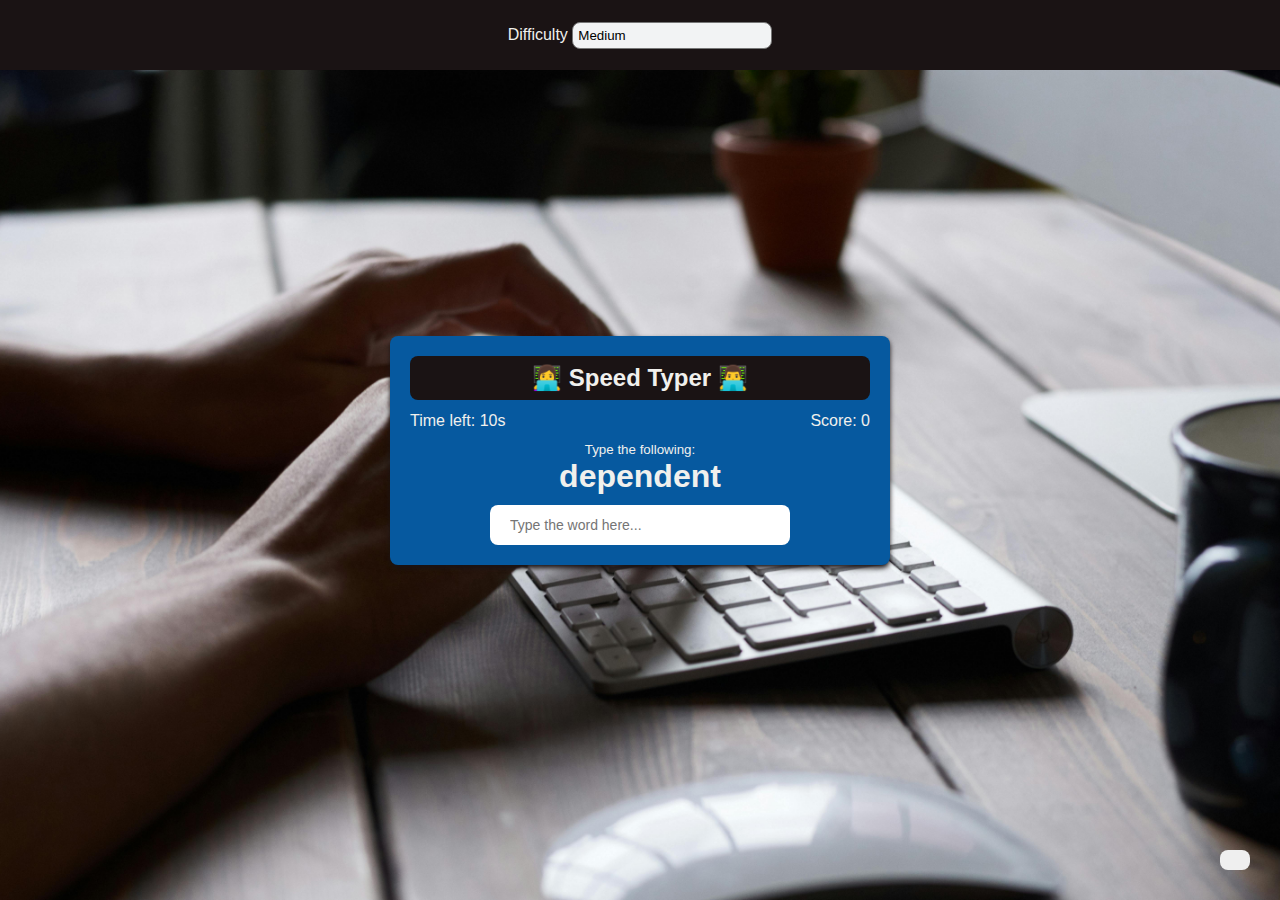
<file: index.html>
<!DOCTYPE html>
<html lang="en">
<head>
  <meta charset="UTF-8" />
  <meta name="viewport" content="width=device-width, initial-scale=1.0" />
  <link rel="stylesheet" href="https://cdnjs.cloudflare.com/ajax/libs/font-awesome/5.15.1/css/all.min.css"
    integrity="sha512-+4zCK9k+qNFUR5X+cKL9EIR+ZOhtIloNl9GIKS57V1MyNsYpYcUrUeQc9vNfzsWfV28IaLL3i96P9sdNyeRssA=="
    crossorigin="anonymous" />
  <link rel="stylesheet" href="Typing-Speed-Game/style.css" />
  <title>Speed Typer</title>
  <link rel="icon" type="image/png" href="https://img.icons8.com/fluency/48/keyboard.png" />
</head>

  <body>
    <button id="settings-btn" class="settings-btn">
      <i class="fas fa-cog"></i>
    </button>
    <div class="settings" id="settings">
      <form id="settings-form">
        <label for="difficulty">Difficulty</label>
        <select id="difficulty">
          <option value="easy">Easy</option>
          <option value="medium">Medium</option>
          <option value="hard">Hard</option>
        </select>
      </form>
    </div>
    <div class="container">
      <h2>👩‍💻 Speed Typer 👨‍💻</h2>
      <small>Type the following:</small>
      <h1 id="word"></h1>
      <input
        type="text"
        id="text"
        autocomplete="off"
        placeholder="Type the word here..."
      />
      <p class="time-container">Time left: <span id="time">10s</span></p>
      <p class="score-container">Score: <span id="score">0</span></p>
      <div id="end-game-container" class="end-game-container"></div>
    </div>
    <script src="Typing-Speed-Game/script.js"></script>
  </body>
</html>
</file>
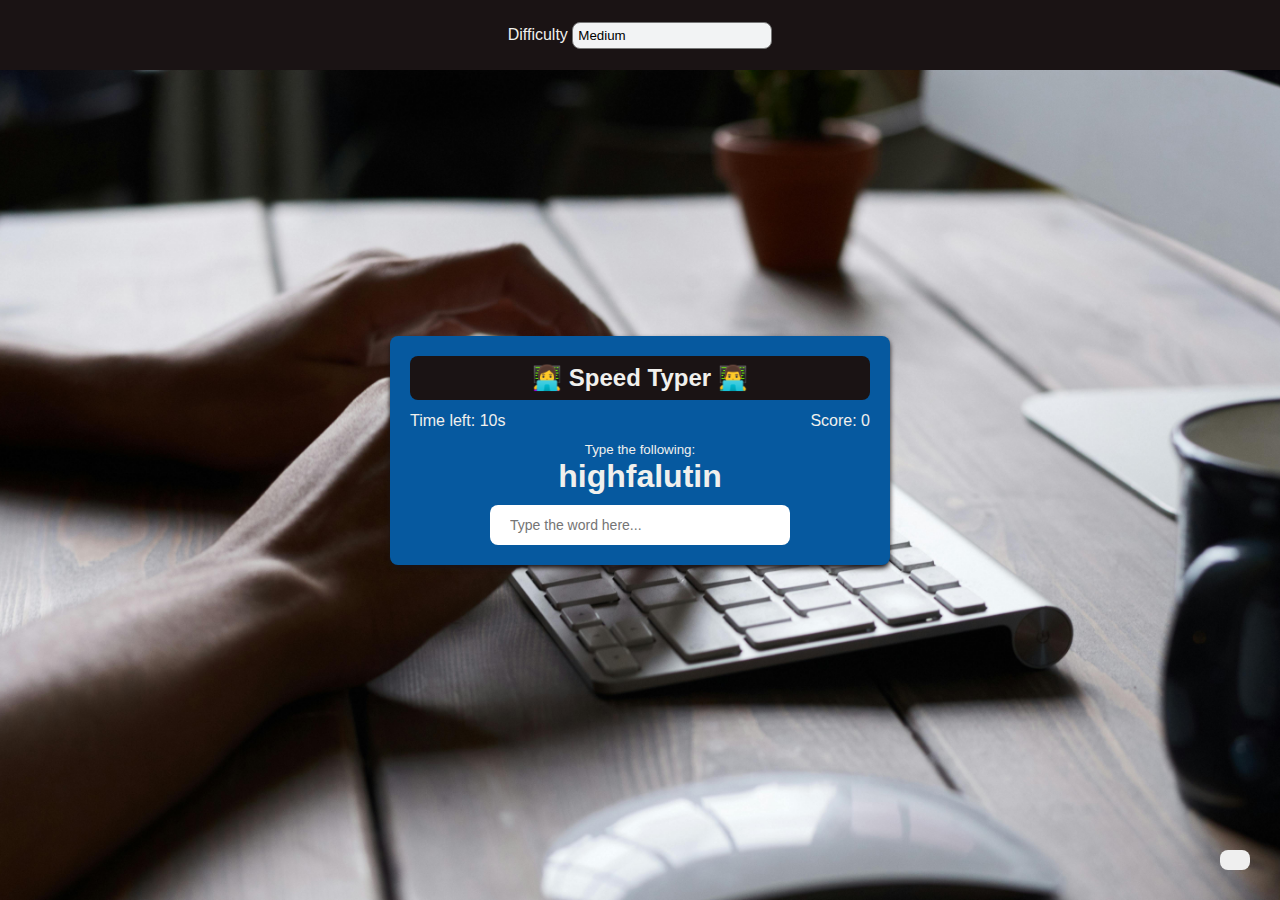
<file: Typing-Speed-Game/index.html>
<!DOCTYPE html>
<html lang="en">
<head>
  <meta charset="UTF-8" />
  <meta name="viewport" content="width=device-width, initial-scale=1.0" />
  <link rel="stylesheet" href="https://cdnjs.cloudflare.com/ajax/libs/font-awesome/5.15.1/css/all.min.css"
    integrity="sha512-+4zCK9k+qNFUR5X+cKL9EIR+ZOhtIloNl9GIKS57V1MyNsYpYcUrUeQc9vNfzsWfV28IaLL3i96P9sdNyeRssA=="
    crossorigin="anonymous" />
  <link rel="stylesheet" href="style.css" />
  <title>Speed Typer</title>
  <link rel="icon" type="image/png" href="https://img.icons8.com/fluency/48/keyboard.png" />
</head>

  <body>
    <button id="settings-btn" class="settings-btn">
      <i class="fas fa-cog"></i>
    </button>
    <div class="settings" id="settings">
      <form id="settings-form">
        <label for="difficulty">Difficulty</label>
        <select id="difficulty">
          <option value="easy">Easy</option>
          <option value="medium">Medium</option>
          <option value="hard">Hard</option>
        </select>
      </form>
    </div>
    <div class="container">
      <h2>👩‍💻 Speed Typer 👨‍💻</h2>
      <small>Type the following:</small>
      <h1 id="word"></h1>
      <input
        type="text"
        id="text"
        autocomplete="off"
        placeholder="Type the word here..."
      />
      <p class="time-container">Time left: <span id="time">10s</span></p>
      <p class="score-container">Score: <span id="score">0</span></p>
      <div id="end-game-container" class="end-game-container"></div>
    </div>
    <script src="script.js"></script>
  </body>
</html>
</file>
<file: Typing-Speed-Game/style.css>
@import url('https://fonts.googleapis.com/css2?family=Syne+Mono&display=swap');

:root {
  --primary-color: #BBE0EF;
  --secondary-color: #06599F;
  --overlay-color: #1A1314;
  --gradient-color: #F2F3F4;
  --text-color: #F0F0ED;
  --border-radius: 0.5rem;
}

* {
  box-sizing: border-box;
}

body {
  background-color: var(--primary-color);
  background-image: linear-gradient(315deg, var(--primary-color) 0%, var(--gradient-color) 100%)
  ;
  font-family: "Syne Mono", monospace;
  display: flex;
  flex-direction: column;
  align-items: center;
  justify-content: center;
  min-height: 100vh;
  overflow: hidden;
  margin: 0;
}

button {
  cursor: pointer;
  font-size: 14px;
  font-family: inherit;
  border-radius: var(--border-radius);
  padding: 10px 15px;
  border: none;
}

button:hover {
  color: var(--text-color);
  background-color: var(--overlay-color);
}

button:active {
  transform: scale(0.98);
}

select {
  width: 200px;
  padding: 5px;
  font-family: inherit;
  appearance: none;
  -webkit-appearance: none;
  -moz-appearance: none;
  border-radius: var(--border-radius);
  background-color: var(--gradient-color);
}

select:focus,
button:focus, input:focus {
  outline: 0;
}

.settings-btn {
  position: absolute;
  bottom: 30px;
  right: 30px;
}

.settings {
  position: absolute;
  top: 0;
  left: 0;
  width: 100%;
  background-color: var(--overlay-color);
  color: var(--text-color);
  height: 70px;
  display: flex;
  align-items: center;
  justify-content: center;
  transform: translateY(0);
  transition: transform 0.3s ease-in-out;
}

.settings.hide {
  transform: translateY(-100%)
}

.container {
  background-color: var(--secondary-color);
  padding: 20px;
  border-radius: var(--border-radius);
  box-shadow: 0 3px 5px var(--overlay-color);
  color: var(--text-color);
  position: relative;
  text-align: center;
  width: 500px;
  max-width: 90vw;
}

h1 {
  margin: 0;
}

h2 {
  background-color: var(--overlay-color);
  padding: 8px;
  border-radius: var(--border-radius);
  margin: 0 0 40px;
}

input {
  border: 0;
  border-radius: var(--border-radius);
  font-size: 14px;
  width: 300px;
  padding: 12px 20px;
  margin-top: 10px;
}

.score-container {
  position: absolute;
  top: 60px;
  right: 20px;
}

.time-container {
  position: absolute;
  top: 60px;
 left: 20px;
}

.end-game-container {
  background-color: inherit;
  border-radius: inherit;
  display: none;
  align-items: center;
  justify-content: center;
  flex-direction: column;
  position: absolute;
  top: 0;
  left: 0;
  width: 100%;
  height: 100%;
  z-index: 1;
}
body {
  font-family: cascadia mono , sans-serif;
  margin: 0;
  padding: 0;
  background-image: url('bgimg/typeimg.jpg'); 
  background-size: cover;
  background-position: center;
}

header {
  background-color: rgba(255, 255, 255, 0.8); /* Adding transparency to the header background */
  padding: 20px;
  text-align: center;
}

main {
  display: flex;
  flex-wrap: wrap;
  justify-content: space-around;
  padding: 20px;
}

.recipe-card {
  width: 300px;
  margin-bottom: 20px;
  border: 1px solid #ddd;
  border-radius: 5px;
  padding: 10px;
  background-color: #fff; /* Adding white background to recipe cards for better readability */
}

.recipe-card h2 {
  margin-top: 0;
}

footer {
  background-color: rgba(51, 51, 51, 0.8); /* Adding transparency to the footer background */
  color: #fff;
  text-align: center;
  padding: 10px;
}
</file>
